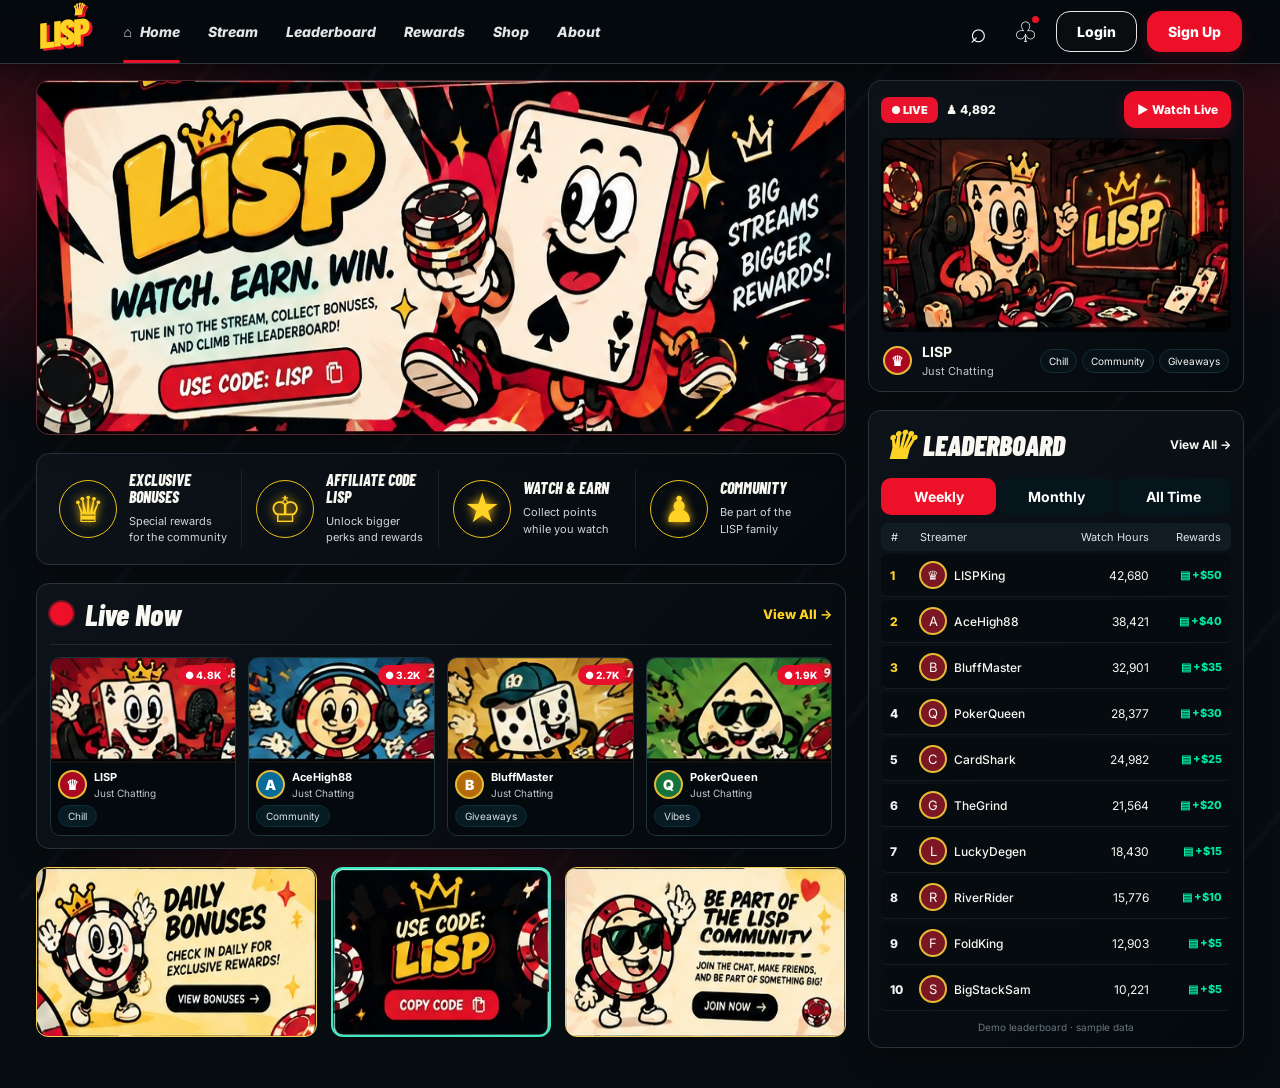
<file: LISP-website-csgowin-fixed/lisp_stream_site/index.html>
<!doctype html>
<html lang="en">
<head>
  <meta charset="utf-8">
  <meta name="viewport" content="width=device-width, initial-scale=1">
  <meta name="theme-color" content="#080d11">
  <title>LISP — Watch. Earn. Win.</title>
  <link rel="preconnect" href="https://fonts.googleapis.com">
  <link rel="preconnect" href="https://fonts.gstatic.com" crossorigin>
  <link href="https://fonts.googleapis.com/css2?family=Barlow+Condensed:wght@600;700;800;900&family=Inter:wght@400;500;600;700;800&display=swap" rel="stylesheet">
  <link rel="stylesheet" href="styles.css">
</head>
<body>
  <div class="bg-splatter" aria-hidden="true"></div>
  <header class="topbar">
    <a class="logo" href="index.html" aria-label="LISP home">LISP<span>♛</span></a>
    <button class="mobile-menu" id="mobileMenu" aria-label="Toggle menu">☰</button>
    <nav id="nav">
      <a class="nav-link active" href="index.html">⌂ <span>Home</span></a>
      <a class="nav-link" href="stream.html">Stream</a>
      <a class="nav-link" href="leaderboard.html">Leaderboard</a>
      <a class="nav-link" href="bonuses.html">Rewards</a><a class="nav-link" href="shop.html">Shop</a>
      <a class="nav-link" href="about.html">About</a>
    </nav>
    <div class="top-actions">
      <button class="icon-btn" id="searchToggle" aria-label="Search">⌕</button>
      <button class="icon-btn notification" id="notifyBtn" aria-label="Notifications">♧<i></i></button>
      <button class="btn btn-outline" data-modal="login">Login</button>
      <button class="btn btn-red" data-modal="signup">Sign Up</button>
    </div>
  </header>

  <main class="layout" id="home">
    <section class="main-column">
      <section class="hero panel">
        <div class="hero-copy">
          <div class="eyebrow">THE NEXT BIG THING IN LIVE STREAMING</div>
          <h1>LISP</h1>
          <h2>WATCH. EARN. WIN.</h2>
          <p>Tune in to the stream, collect bonuses,<br>and climb the leaderboard!</p>
          <button class="promo-code" data-copy="LISP">USE CODE: <b>LISP</b> <span>▣</span></button>
        </div>
        <div class="hero-mascot" aria-hidden="true">
          <div class="burst"></div><div class="card-mascot"><span class="suit">A<br>♠</span><div class="eyes"><i></i><i></i></div><div class="smile"></div><span class="suit bottom">♠</span></div>
          <div class="chip chip-one">♛</div><div class="chip chip-two">◉</div><div class="hero-spark">✦</div>
        </div>
        <div class="hero-side">BIG<br>STREAMS<br><b>BIGGER<br>REWARDS!</b></div>
        <button class="hero-code-hotspot" data-copy="LISP" aria-label="Copy LISP affiliate code"></button>
      </section>

      <section class="benefits panel">
        <article><div class="benefit-icon">♛</div><div><h3>EXCLUSIVE<br>BONUSES</h3><p>Special rewards<br>for the community</p></div></article>
        <article><div class="benefit-icon">♔</div><div><h3>AFFILIATE CODE<br>LISP</h3><p>Unlock bigger<br>perks and rewards</p></div></article>
        <article><div class="benefit-icon">★</div><div><h3>WATCH & EARN</h3><p>Collect points<br>while you watch</p></div></article>
        <article><div class="benefit-icon">♟</div><div><h3>COMMUNITY</h3><p>Be part of the<br>LISP family</p></div></article>
      </section>

      <section class="panel live-section" id="live">
        <div class="section-heading"><h2><span class="live-dot"></span>Live Now</h2><a href="stream.html">View All <b>→</b></a></div>
        <div class="live-grid" id="live-grid">
          <button class="stream-card" data-stream="LISP"><div class="stream-art art-red image-stream stream-lisp"><span class="art-crown">♛</span><div class="playing-card">A<span>♠</span><b>☺</b></div><span class="art-word">LISP</span></div><div class="stream-meta"><span class="avatar red-avatar">♛</span><div><b>LISP</b><small>Just Chatting</small></div><span class="viewers">● 4.8K</span></div><span class="tag">Chill</span></button>
          <button class="stream-card" data-stream="AceHigh88"><div class="stream-art art-blue image-stream stream-ace"><span class="art-crown">♫</span><div class="round-mascot">☺</div><span class="art-word">ACE</span></div><div class="stream-meta"><span class="avatar blue-avatar">A</span><div><b>AceHigh88</b><small>Just Chatting</small></div><span class="viewers">● 3.2K</span></div><span class="tag">Community</span></button>
          <button class="stream-card" data-stream="BluffMaster"><div class="stream-art art-gold image-stream stream-bluff"><div class="dice">⚄</div><span class="art-word">BLUFF</span></div><div class="stream-meta"><span class="avatar gold-avatar">B</span><div><b>BluffMaster</b><small>Just Chatting</small></div><span class="viewers">● 2.7K</span></div><span class="tag">Giveaways</span></button>
          <button class="stream-card" data-stream="PokerQueen"><div class="stream-art art-green image-stream stream-queen"><div class="round-mascot shades">♠</div><span class="art-word">QUEEN</span></div><div class="stream-meta"><span class="avatar green-avatar">Q</span><div><b>PokerQueen</b><small>Just Chatting</small></div><span class="viewers">● 1.9K</span></div><span class="tag">Vibes</span></button>
        </div>
      </section>

      <section class="promo-grid" id="bonuses">
        <article class="promo-card bonus-card"><div class="promo-symbol">♛</div><div><h2>DAILY<br>BONUSES</h2><p>Check in daily for<br>exclusive rewards!</p><button class="btn btn-dark" id="claimBonus">VIEW BONUSES <span>→</span></button><small class="claim-status" id="claimStatus"></small></div><span class="sparkle">✦</span></article>
        <article class="promo-card code-card"><div class="crown-large">♛</div><h2>USE CODE:</h2><strong>LISP</strong><button class="btn btn-red" data-copy="LISP">COPY CODE <span>▣</span></button></article>
        <article class="promo-card community-card" ><div class="promo-symbol">☺</div><div><h2>BE PART OF<br>THE LISP<br>COMMUNITY</h2><p>Join the chat, make friends,<br>and be part of something big!</p><a class="btn btn-dark" href="https://discord.gg/lispy" target="_blank" rel="noopener noreferrer">JOIN NOW <span>→</span></a></div></article>
      </section>
    </section>

    <aside class="sidebar">
      <section class="panel featured">
        <div class="featured-top"><span class="live-pill">● LIVE</span><span class="viewer-count">♟ 4,892</span><button class="btn btn-red watch-btn" data-stream="LISP">▶ Watch Live</button></div>
        <div class="featured-art"><div class="feature-glow"></div><div class="feature-card">A<span>♠</span><b>☺</b></div><div class="feature-title">LISP<span>♛</span></div><div class="feature-chip">◉</div></div>
        <div class="featured-info"><span class="avatar red-avatar">♛</span><div><b>LISP</b><small>Just Chatting</small></div><div class="tag-list"><span>Chill</span><span>Community</span><span>Giveaways</span></div></div>
      </section>

      <section class="panel leaderboard" id="leaderboard">
        <div class="leader-title"><h2><span>♛</span> LEADERBOARD</h2><a href="leaderboard.html" id="viewAllLeaders">View All →</a></div>
        <div class="leader-tabs" role="tablist" aria-label="Leaderboard period">
          <button class="active" data-period="weekly" role="tab">Weekly</button><button data-period="monthly" role="tab">Monthly</button><button data-period="all" role="tab">All Time</button>
        </div>
        <div class="leader-head"><span>#</span><span>Streamer</span><span>Watch Hours</span><span>Rewards</span></div>
        <div id="leaderRows"></div>
        <p class="leader-note">Demo leaderboard · sample data</p>
      </section>
    </aside>
  </main>

  <div class="search-drawer" id="searchDrawer"><input id="searchInput" type="search" placeholder="Search streamers..."><button id="closeSearch" aria-label="Close search">✕</button><div id="searchResults"></div></div>
  <div class="toast" id="toast" role="status" aria-live="polite"></div>
  <div class="modal-backdrop" id="modalBackdrop">
    <section class="modal" role="dialog" aria-modal="true" aria-labelledby="modalTitle"><button class="modal-close" id="modalClose" aria-label="Close">✕</button><div class="modal-logo">LISP♛</div><h2 id="modalTitle">Welcome back</h2><p id="modalIntro">Sign in to your LISP account.</p><form id="accountForm"><label>Email<input type="email" id="email" placeholder="you@example.com" required></label><label>Password<input type="password" id="password" placeholder="At least 8 characters" minlength="8" required></label><label class="terms"><input type="checkbox" id="remember"> Keep me signed in</label><button class="btn btn-red full-width" type="submit" id="formSubmit">Login</button></form><p class="modal-foot" id="modalFoot">New here? <button data-modal="signup">Create an account</button></p><small class="demo-warning">Demo only: this form does not create a real account or send your data anywhere.</small></section>
  </div>
  <script src="script.js"></script>
</body>
</html>
</file>
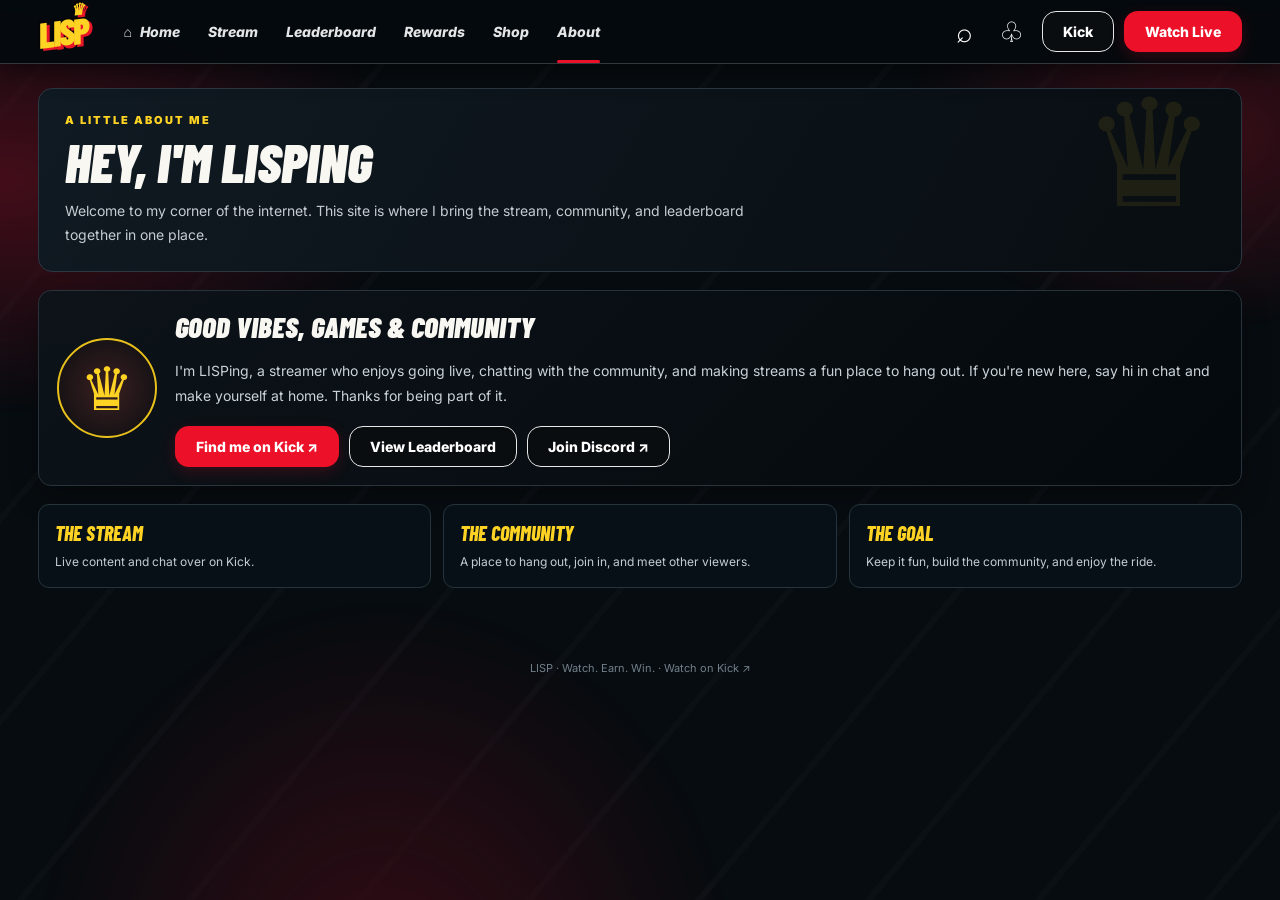
<file: LISP-website-csgowin-fixed/lisp_stream_site/about.html>
<!doctype html>
<html lang="en"><head><meta charset="utf-8"><meta name="viewport" content="width=device-width, initial-scale=1"><meta name="theme-color" content="#080d11">
<link rel="preconnect" href="https://fonts.googleapis.com"><link rel="preconnect" href="https://fonts.gstatic.com" crossorigin>
<link href="https://fonts.googleapis.com/css2?family=Barlow+Condensed:wght@600;700;800;900&family=Inter:wght@400;500;600;700;800&display=swap" rel="stylesheet"><link rel="stylesheet" href="styles.css"><title>About — LISP</title></head>
<body><div class="bg-splatter" aria-hidden="true"></div>
<header class="topbar"><a class="logo" href="index.html" aria-label="LISP home">LISP<span>♛</span></a><button class="mobile-menu" id="mobileMenu" aria-label="Toggle menu">☰</button>
<nav id="nav"><a class="nav-link" href="index.html">⌂ <span>Home</span></a><a class="nav-link " href="stream.html">Stream</a><a class="nav-link " href="leaderboard.html">Leaderboard</a><a class="nav-link " href="bonuses.html">Rewards</a><a class="nav-link" href="shop.html">Shop</a><a class="nav-link active" href="about.html">About</a></nav>
<div class="top-actions"><button class="icon-btn" id="searchToggle" aria-label="Search">⌕</button><button class="icon-btn" id="notifyBtn" aria-label="Notifications">♧</button><a class="btn btn-outline" href="https://kick.com/lisping" target="_blank" rel="noopener noreferrer">Kick</a><a class="btn btn-red" href="https://kick.com/lisping" target="_blank" rel="noopener noreferrer">Watch Live</a></div></header>
<div class="search-drawer" id="searchDrawer"><input id="searchInput" type="search" placeholder="Search streamer names..."><button id="closeSearch" aria-label="Close search">✕</button><div id="searchResults"></div></div><div class="toast" id="toast" role="status" aria-live="polite"></div>
<main class="page-wrap"><section class="page-intro"><div class="page-kicker">A LITTLE ABOUT ME</div><h1>HEY, I'M LISPING</h1><p>Welcome to my corner of the internet. This site is where I bring the stream, community, and leaderboard together in one place.</p></section>
<section class="panel page-panel about-card"><div class="about-emblem">♛</div><div><h2>GOOD VIBES, GAMES & COMMUNITY</h2><p class="about-copy">I'm LISPing, a streamer who enjoys going live, chatting with the community, and making streams a fun place to hang out. If you're new here, say hi in chat and make yourself at home. Thanks for being part of it.</p><div class="action-row"><a class="btn btn-red" href="https://kick.com/lisping" target="_blank" rel="noopener noreferrer">Find me on Kick ↗</a><a class="btn btn-outline" href="leaderboard.html">View Leaderboard</a><a class="btn btn-outline" href="https://discord.gg/lispy" target="_blank" rel="noopener noreferrer">Join Discord ↗</a></div></div></section>
<div class="info-list" style="margin-top:18px"><article class="info-tile"><b>THE STREAM</b><p>Live content and chat over on Kick.</p></article><article class="info-tile"><b>THE COMMUNITY</b><p>A place to hang out, join in, and meet other viewers.</p></article><article class="info-tile"><b>THE GOAL</b><p>Keep it fun, build the community, and enjoy the ride.</p></article></div></main><footer class="page-footer">LISP · Watch. Earn. Win. · <a href="https://kick.com/lisping" target="_blank" rel="noopener noreferrer">Watch on Kick ↗</a></footer>
<script src="page-common.js"></script></body></html>
</file>
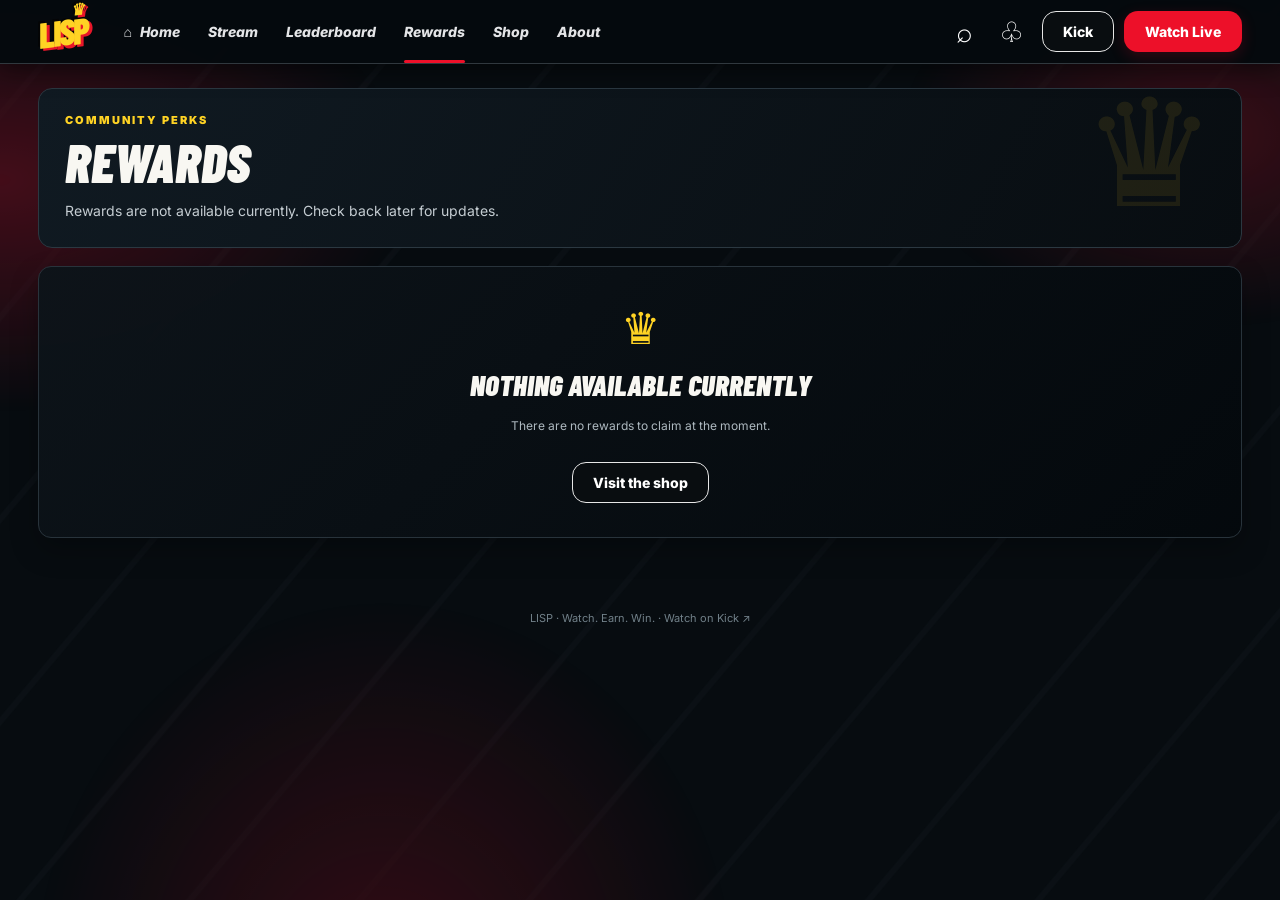
<file: LISP-website-csgowin-fixed/lisp_stream_site/bonuses.html>
<!doctype html>
<html lang="en"><head><meta charset="utf-8"><meta name="viewport" content="width=device-width, initial-scale=1"><meta name="theme-color" content="#080d11">
<link rel="preconnect" href="https://fonts.googleapis.com"><link rel="preconnect" href="https://fonts.gstatic.com" crossorigin>
<link href="https://fonts.googleapis.com/css2?family=Barlow+Condensed:wght@600;700;800;900&family=Inter:wght@400;500;600;700;800&display=swap" rel="stylesheet"><link rel="stylesheet" href="styles.css"><title>Bonuses — LISP</title></head>
<body><div class="bg-splatter" aria-hidden="true"></div>
<header class="topbar"><a class="logo" href="index.html" aria-label="LISP home">LISP<span>♛</span></a><button class="mobile-menu" id="mobileMenu" aria-label="Toggle menu">☰</button>
<nav id="nav"><a class="nav-link" href="index.html">⌂ <span>Home</span></a><a class="nav-link " href="stream.html">Stream</a><a class="nav-link " href="leaderboard.html">Leaderboard</a><a class="nav-link active" href="bonuses.html">Rewards</a><a class="nav-link" href="shop.html">Shop</a><a class="nav-link " href="about.html">About</a></nav>
<div class="top-actions"><button class="icon-btn" id="searchToggle" aria-label="Search">⌕</button><button class="icon-btn" id="notifyBtn" aria-label="Notifications">♧</button><a class="btn btn-outline" href="https://kick.com/lisping" target="_blank" rel="noopener noreferrer">Kick</a><a class="btn btn-red" href="https://kick.com/lisping" target="_blank" rel="noopener noreferrer">Watch Live</a></div></header>
<div class="search-drawer" id="searchDrawer"><input id="searchInput" type="search" placeholder="Search streamer names..."><button id="closeSearch" aria-label="Close search">✕</button><div id="searchResults"></div></div><div class="toast" id="toast" role="status" aria-live="polite"></div>
<main class="page-wrap">
<section class="page-intro"><div class="page-kicker">COMMUNITY PERKS</div><h1>REWARDS</h1><p>Rewards are not available currently. Check back later for updates.</p></section>
<section class="panel page-panel" style="margin-top:18px;text-align:center;padding:34px 24px"><div style="font-size:44px;color:var(--gold);margin-bottom:12px">♛</div><h2>NOTHING AVAILABLE CURRENTLY</h2><p class="api-help">There are no rewards to claim at the moment.</p><a class="btn btn-outline" href="shop.html" style="margin-top:14px">Visit the shop</a></section>
</main>
<script>
(()=>{const key='lispBonusState';const read=()=>{try{return JSON.parse(localStorage.getItem(key)||'{}')}catch{return {}}};const state=read();const day=new Date().toDateString();const paint=()=>{const s=read();document.querySelector('#demoPoints').textContent=(s.points||0)+' points';document.querySelector('#checkinStatus').textContent=s.day===day?'Already checked in today ✓':'Today’s check-in is ready.';document.querySelector('#dailyCheckin').disabled=s.day===day;document.querySelector('#dailyCheckin').style.opacity=s.day===day?'.6':'1';};document.querySelector('#dailyCheckin').addEventListener('click',()=>{const s=read();if(s.day===day){toast('You already checked in today.');return;}s.day=day;s.points=(s.points||0)+100;localStorage.setItem(key,JSON.stringify(s));paint();toast('Demo check-in complete: +100 points!');});document.querySelector('#resetDemo').addEventListener('click',()=>{localStorage.removeItem(key);paint();toast('Demo points reset.');});paint();})();
</script><footer class="page-footer">LISP · Watch. Earn. Win. · <a href="https://kick.com/lisping" target="_blank" rel="noopener noreferrer">Watch on Kick ↗</a></footer>
<script src="page-common.js"></script></body></html>
</file>
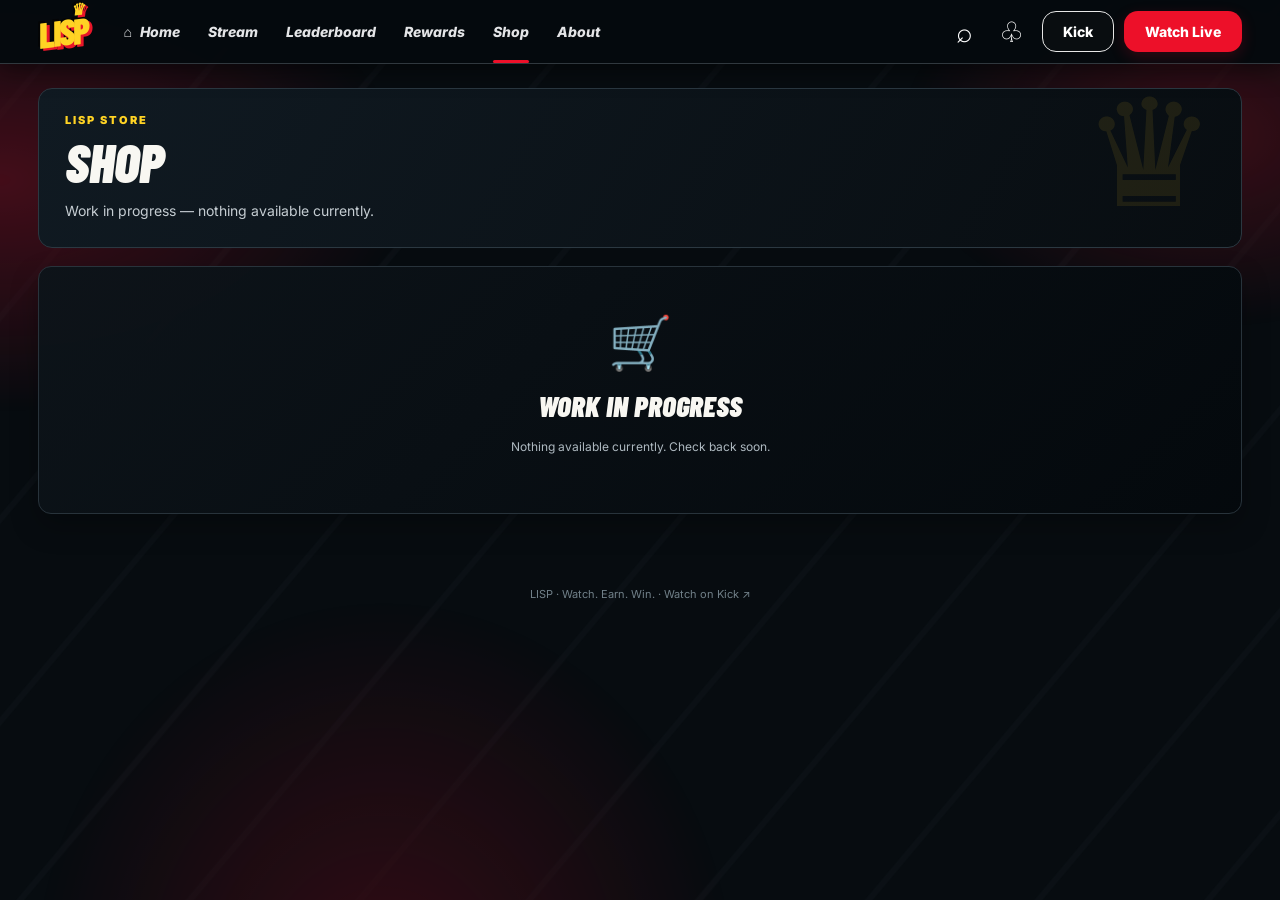
<file: LISP-website-csgowin-fixed/lisp_stream_site/shop.html>
<!doctype html>
<html lang="en"><head><meta charset="utf-8"><meta name="viewport" content="width=device-width, initial-scale=1"><meta name="theme-color" content="#080d11">
<link rel="preconnect" href="https://fonts.googleapis.com"><link rel="preconnect" href="https://fonts.gstatic.com" crossorigin>
<link href="https://fonts.googleapis.com/css2?family=Barlow+Condensed:wght@600;700;800;900&family=Inter:wght@400;500;600;700;800&display=swap" rel="stylesheet"><link rel="stylesheet" href="styles.css"><title>Shop — LISP</title></head>
<body><div class="bg-splatter" aria-hidden="true"></div>
<header class="topbar"><a class="logo" href="index.html" aria-label="LISP home">LISP<span>♛</span></a><button class="mobile-menu" id="mobileMenu" aria-label="Toggle menu">☰</button>
<nav id="nav"><a class="nav-link" href="index.html">⌂ <span>Home</span></a><a class="nav-link" href="stream.html">Stream</a><a class="nav-link" href="leaderboard.html">Leaderboard</a><a class="nav-link" href="bonuses.html">Rewards</a><a class="nav-link active" href="shop.html">Shop</a><a class="nav-link" href="about.html">About</a></nav>
<div class="top-actions"><button class="icon-btn" id="searchToggle" aria-label="Search">⌕</button><button class="icon-btn" id="notifyBtn" aria-label="Notifications">♧</button><a class="btn btn-outline" href="https://kick.com/lisping" target="_blank" rel="noopener noreferrer">Kick</a><a class="btn btn-red" href="https://kick.com/lisping" target="_blank" rel="noopener noreferrer">Watch Live</a></div></header>
<div class="search-drawer" id="searchDrawer"><input id="searchInput" type="search" placeholder="Search streamer names..."><button id="closeSearch" aria-label="Close search">✕</button><div id="searchResults"></div></div><div class="toast" id="toast" role="status" aria-live="polite"></div>
<main class="page-wrap"><section class="page-intro"><div class="page-kicker">LISP STORE</div><h1>SHOP</h1><p>Work in progress — nothing available currently.</p></section>
<section class="panel page-panel" style="margin-top:18px;text-align:center;padding:44px 24px"><div style="font-size:52px;color:var(--gold);margin-bottom:14px">🛒</div><h2>WORK IN PROGRESS</h2><p class="api-help">Nothing available currently. Check back soon.</p></section></main>
<footer class="page-footer">LISP · Watch. Earn. Win. · <a href="https://kick.com/lisping" target="_blank" rel="noopener noreferrer">Watch on Kick ↗</a></footer>
<script src="page-common.js"></script></body></html>
</file>
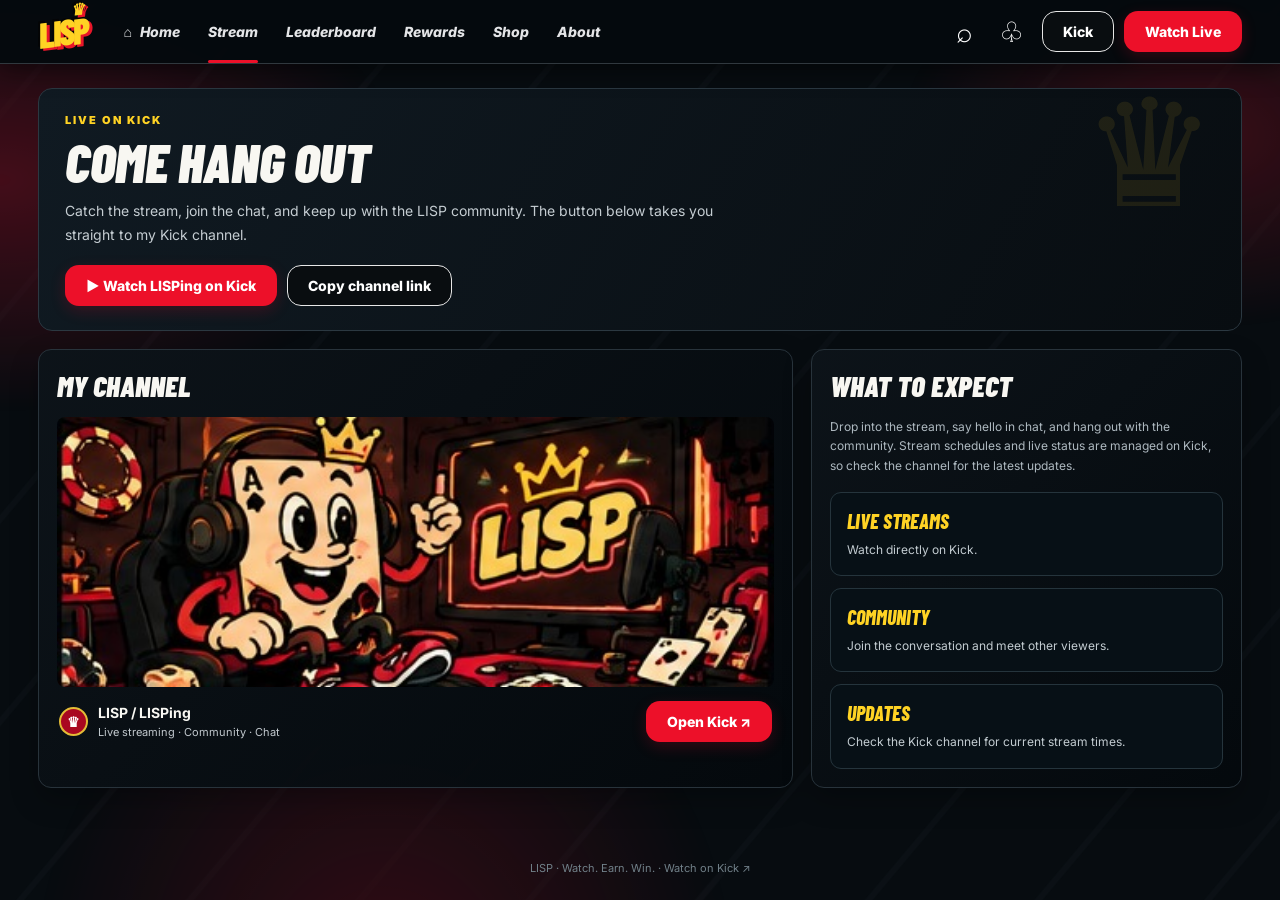
<file: LISP-website-csgowin-fixed/lisp_stream_site/stream.html>
<!doctype html>
<html lang="en"><head><meta charset="utf-8"><meta name="viewport" content="width=device-width, initial-scale=1"><meta name="theme-color" content="#080d11">
<link rel="preconnect" href="https://fonts.googleapis.com"><link rel="preconnect" href="https://fonts.gstatic.com" crossorigin>
<link href="https://fonts.googleapis.com/css2?family=Barlow+Condensed:wght@600;700;800;900&family=Inter:wght@400;500;600;700;800&display=swap" rel="stylesheet"><link rel="stylesheet" href="styles.css"><title>Stream — LISP</title></head>
<body><div class="bg-splatter" aria-hidden="true"></div>
<header class="topbar"><a class="logo" href="index.html" aria-label="LISP home">LISP<span>♛</span></a><button class="mobile-menu" id="mobileMenu" aria-label="Toggle menu">☰</button>
<nav id="nav"><a class="nav-link" href="index.html">⌂ <span>Home</span></a><a class="nav-link active" href="stream.html">Stream</a><a class="nav-link " href="leaderboard.html">Leaderboard</a><a class="nav-link " href="bonuses.html">Rewards</a><a class="nav-link" href="shop.html">Shop</a><a class="nav-link " href="about.html">About</a></nav>
<div class="top-actions"><button class="icon-btn" id="searchToggle" aria-label="Search">⌕</button><button class="icon-btn" id="notifyBtn" aria-label="Notifications">♧</button><a class="btn btn-outline" href="https://kick.com/lisping" target="_blank" rel="noopener noreferrer">Kick</a><a class="btn btn-red" href="https://kick.com/lisping" target="_blank" rel="noopener noreferrer">Watch Live</a></div></header>
<div class="search-drawer" id="searchDrawer"><input id="searchInput" type="search" placeholder="Search streamer names..."><button id="closeSearch" aria-label="Close search">✕</button><div id="searchResults"></div></div><div class="toast" id="toast" role="status" aria-live="polite"></div>
<main class="page-wrap">
<section class="page-intro"><div class="page-kicker">LIVE ON KICK</div><h1>COME HANG OUT</h1><p>Catch the stream, join the chat, and keep up with the LISP community. The button below takes you straight to my Kick channel.</p><div class="action-row"><a class="btn btn-red" href="https://kick.com/lisping" target="_blank" rel="noopener noreferrer">▶ Watch LISPing on Kick</a><button class="btn btn-outline" id="copyKick">Copy channel link</button></div></section>
<div class="page-content-grid"><section class="panel page-panel"><h2>MY CHANNEL</h2><div class="featured-art" style="height:270px;background-image:url('assets/featured-reference.jpg');background-size:cover;background-position:center"><div class="feature-glow"></div></div><div class="featured-info" style="padding-top:14px"><span class="avatar red-avatar">♛</span><div><b>LISP / LISPing</b><small>Live streaming · Community · Chat</small></div><a class="btn btn-red" style="margin-left:auto" href="https://kick.com/lisping" target="_blank" rel="noopener noreferrer">Open Kick ↗</a></div></section>
<aside class="panel page-panel"><h2>WHAT TO EXPECT</h2><p class="api-help">Drop into the stream, say hello in chat, and hang out with the community. Stream schedules and live status are managed on Kick, so check the channel for the latest updates.</p><div class="info-list" style="grid-template-columns:1fr;margin-top:16px"><div class="info-tile"><b>LIVE STREAMS</b><p>Watch directly on Kick.</p></div><div class="info-tile"><b>COMMUNITY</b><p>Join the conversation and meet other viewers.</p></div><div class="info-tile"><b>UPDATES</b><p>Check the Kick channel for current stream times.</p></div></div></aside></div></main><footer class="page-footer">LISP · Watch. Earn. Win. · <a href="https://kick.com/lisping" target="_blank" rel="noopener noreferrer">Watch on Kick ↗</a></footer>
<script src="page-common.js"></script></body></html>
</file>
<file: LISP-website-csgowin-fixed/lisp_stream_site/styles.css>
*{box-sizing:border-box} :root{--bg:#070c10;--panel:#0b1218;--line:#27323a;--red:#ed1029;--gold:#ffd324;--muted:#a8b2ba;--green:#00e7a1}html{scroll-behavior:smooth}body{margin:0;background:var(--bg);color:#f8f7f2;font-family:Inter,Arial,sans-serif;font-size:14px;min-height:100vh;overflow-x:hidden}button,a,input{font:inherit}button{cursor:pointer}a{color:inherit;text-decoration:none}.bg-splatter{position:fixed;inset:0;z-index:-1;opacity:.26;pointer-events:none;background:radial-gradient(ellipse at 0% 20%,#ef1235 0,transparent 23%),radial-gradient(ellipse at 94% 15%,#c9142d 0,transparent 18%),radial-gradient(ellipse at 30% 110%,#b50e24 0,transparent 28%),repeating-linear-gradient(130deg,transparent 0 70px,#1a2228 72px 76px,transparent 78px 130px)}.topbar{height:64px;position:sticky;top:0;z-index:10;background:rgba(5,10,14,.96);border-bottom:1px solid #30383e;display:flex;align-items:center;padding:0 clamp(18px,3vw,48px);gap:36px;box-shadow:0 5px 24px #0008}.logo{font:900 36px "Barlow Condensed",sans-serif;font-style:italic;letter-spacing:-2px;color:var(--gold);text-shadow:3px 3px 0 #e91629,-2px -2px 0 #050505;transform:rotate(-7deg);position:relative}.logo span{font-size:16px;position:absolute;top:-9px;right:2px;color:var(--gold)}nav{display:flex;align-items:stretch;gap:28px;height:100%;flex:1}nav a{display:flex;align-items:center;gap:8px;font-weight:800;font-style:italic;position:relative;color:#e4e5e7}nav a.active:after,nav a:hover:after{content:"";position:absolute;bottom:0;left:0;right:0;height:3px;background:var(--red);border-radius:4px}.top-actions{display:flex;align-items:center;gap:10px}.icon-btn{border:0;background:none;color:#fff;font-size:28px;padding:5px 8px;position:relative}.notification i{position:absolute;width:7px;height:7px;border-radius:50%;background:var(--red);top:6px;right:7px}.btn{border:1px solid transparent;border-radius:14px;padding:11px 20px;font-weight:800;color:white;white-space:nowrap;transition:.2s;display:inline-flex;align-items:center;justify-content:center;gap:8px}.btn:hover,.promo-code:hover{transform:translateY(-2px);filter:brightness(1.12)}.btn-outline{border-color:#e7e7e7;background:#090d10}.btn-red{background:var(--red);box-shadow:0 5px 15px #e20b2733}.btn-dark{background:#05090b;border-radius:30px;padding:9px 15px;font-size:11px}.mobile-menu{display:none;background:none;color:white;border:0;font-size:24px}.layout{max-width:1600px;margin:auto;padding:16px clamp(16px,2.8vw,44px) 40px;display:grid;grid-template-columns:minmax(0,2.05fr) minmax(350px,.95fr);gap:22px}.main-column,.sidebar{min-width:0;display:flex;flex-direction:column;gap:18px}.panel{background:linear-gradient(135deg,rgba(13,20,26,.96),rgba(4,9,13,.97));border:1px solid #28333b;border-radius:13px;box-shadow:0 12px 28px #0004;overflow:hidden}.hero{height:355px;position:relative;display:flex;align-items:center;padding:30px 34px;background:radial-gradient(ellipse at 60% 50%,#ed123b 0,transparent 40%),linear-gradient(120deg,#fff0d6 0 46%,#13131a 46% 100%);border-color:#8a2632}.hero:before{content:"";position:absolute;inset:0;background:repeating-conic-gradient(from 30deg at 67% 50%,#fa1741 0 8deg,#090b10 9deg 19deg,transparent 20deg 32deg);opacity:.9;clip-path:polygon(46% 0,100% 0,100% 100%,44% 100%)}.hero-copy{position:relative;z-index:2;color:#071015;max-width:52%;transform:rotate(-1deg)}.eyebrow{font-size:10px;font-weight:900;letter-spacing:1.5px;color:#a20d20}.hero h1{font:900 clamp(68px,8vw,126px)/.8 "Barlow Condensed",sans-serif;font-style:italic;letter-spacing:-7px;color:#ffca19;-webkit-text-stroke:3px #08090b;text-shadow:5px 6px 0 #0a0a0a,8px 9px 0 #e91830;margin:16px 0 8px}.hero h2{font:900 clamp(22px,2.5vw,38px)/1 "Barlow Condensed",sans-serif;font-style:italic;margin:12px 0 8px;white-space:nowrap}.hero p{font-size:12px;font-weight:800;line-height:1.55;text-transform:uppercase;margin:10px 0 15px}.promo-code{background:#e8102b;border:3px solid #090d0e;border-radius:28px;color:white;font:italic 900 18px "Barlow Condensed",sans-serif;padding:10px 23px;box-shadow:0 3px 0 #fff;transition:.2s}.promo-code b{color:#fff}.promo-code span{margin-left:10px}.hero-mascot{position:absolute;z-index:1;left:47%;top:10%;width:30%;height:85%;display:flex;align-items:center;justify-content:center;transform:rotate(8deg)}.card-mascot{width:68%;height:82%;background:#fff0d9;border:7px solid #090b0c;border-radius:25px;box-shadow:8px 9px 0 #ed1735;position:relative;color:#05090b;transform:rotate(5deg)}.suit{position:absolute;top:7px;left:10px;font:bold 27px Georgia;line-height:.9}.suit.bottom{top:auto;left:auto;right:9px;bottom:7px;transform:rotate(180deg)}.eyes{position:absolute;top:30%;left:22%;width:58%;display:flex;justify-content:space-between}.eyes i{width:35px;height:54px;background:#fff;border:5px solid #08090b;border-radius:50%;position:relative}.eyes i:after{content:"";position:absolute;width:10px;height:19px;background:#05090b;border-radius:50%;top:12px;left:10px}.smile{position:absolute;bottom:21%;left:28%;width:45%;height:25%;border:6px solid #05090b;border-top:0;background:#f21636;border-radius:0 0 50% 50%;transform:rotate(-5deg)}.chip{position:absolute;border:5px dashed #f9e7ca;background:#e31932;color:#fff;border-radius:50%;font-size:35px;text-align:center;display:grid;place-items:center;width:70px;height:70px;box-shadow:0 0 0 5px #080b0d}.chip-one{top:5%;right:-4%;transform:rotate(-10deg)}.chip-two{bottom:6%;left:-3%}.hero-spark{position:absolute;top:10%;left:0;color:var(--gold);font-size:46px}.hero-side{z-index:2;position:absolute;right:3%;top:30%;font:900 italic 25px/1.1 "Barlow Condensed",sans-serif;transform:rotate(-7deg);text-shadow:2px 3px #000;color:white}.hero-side b{color:#fff}.benefits{display:grid;grid-template-columns:repeat(4,1fr);padding:16px 12px;gap:4px}.benefits article{display:flex;align-items:center;gap:12px;padding:2px 10px;border-right:1px solid #17232b}.benefits article:last-child{border:0}.benefit-icon{flex:0 0 58px;height:58px;border:1px solid #eabf17;border-radius:50%;display:grid;place-items:center;color:var(--gold);font-size:36px;text-shadow:0 0 10px #ffbf16}.benefits h3{font:800 italic 16px/1.05 "Barlow Condensed",sans-serif;margin:0 0 7px}.benefits p{font-size:11px;line-height:1.5;color:#d0d5d8;margin:0}.live-section{padding:0 13px 12px}.section-heading{display:flex;align-items:center;justify-content:space-between;padding:12px 0;border-bottom:1px solid #1e2a32;margin-bottom:12px}.section-heading h2{font:800 italic 30px "Barlow Condensed",sans-serif;margin:0;display:flex;align-items:center;gap:12px}.live-dot{display:inline-block;width:23px;height:23px;border-radius:50%;background:var(--red);box-shadow:0 0 0 2px #6b1522}.section-heading a{font-weight:800;color:var(--gold);font-size:13px}.live-grid{display:grid;grid-template-columns:repeat(4,minmax(0,1fr));gap:12px}.stream-card{min-width:0;text-align:left;color:white;padding:0 0 8px;border:1px solid #1f333b;background:#03090d;border-radius:10px;overflow:hidden;position:relative;transition:.2s}.stream-card:hover{transform:translateY(-3px);border-color:#e31a34}.stream-art{height:105px;position:relative;overflow:hidden;display:grid;place-items:center;border-bottom:2px solid #111}.stream-art:before{content:"";position:absolute;inset:-40%;background:repeating-conic-gradient(from 20deg,transparent 0 14deg,#0006 15deg 19deg,transparent 20deg 32deg)}.art-red{background:linear-gradient(130deg,#f11b39,#7b081b)}.art-blue{background:linear-gradient(130deg,#0788b7,#063a68)}.art-gold{background:linear-gradient(130deg,#ffc12b,#a65a12)}.art-green{background:linear-gradient(130deg,#62b934,#075d35)}.art-crown,.art-word{position:absolute;color:#ffdb28;font:900 italic 23px "Barlow Condensed",sans-serif;text-shadow:2px 3px #09090a;z-index:1}.art-crown{top:2px;left:40%;font-size:30px}.art-word{right:8px;bottom:6px;opacity:.9}.playing-card{position:relative;z-index:1;background:#fff0d9;color:#09090a;border:4px solid #08090a;border-radius:10px;width:62px;height:85px;transform:rotate(-7deg);font:bold 18px Georgia;padding:3px}.playing-card span{display:block}.playing-card b{position:absolute;font:900 42px Arial;right:6px;bottom:4px}.round-mascot{position:relative;z-index:1;border:6px solid #111;background:#ffe4a9;border-radius:50%;width:76px;height:76px;display:grid;place-items:center;font-size:55px;color:#111;box-shadow:0 0 0 4px #eee}.dice{z-index:1;font-size:68px;color:#111;text-shadow:3px 3px #fff}.shades{background:#e4efbb}.stream-meta{display:flex;align-items:center;gap:7px;padding:7px 7px 3px;min-width:0}.stream-meta>div{min-width:0;display:flex;flex-direction:column;gap:3px}.stream-meta b{font-size:11px;white-space:nowrap;overflow:hidden;text-overflow:ellipsis}.stream-meta small{font-size:10px;color:#c0c9ce}.avatar{flex:0 0 29px;height:29px;border-radius:50%;border:2px solid #e3bc37;display:grid;place-items:center;font-weight:900;color:white}.red-avatar{background:#a90820}.blue-avatar{background:#086c99}.gold-avatar{background:#b46a09}.green-avatar{background:#16733c}.viewers{position:absolute;right:7px;top:7px;background:#e5102c;border-radius:20px;padding:4px 7px;font-size:10px;font-weight:800}.tag{display:inline-block;margin:3px 7px 0;padding:4px 9px;border-radius:12px;background:#061b24;border:1px solid #102d37;color:#d8e1e5;font-size:10px}.promo-grid{display:grid;grid-template-columns:1.15fr .9fr 1.15fr;gap:14px}.promo-card{min-height:170px;border-radius:12px;position:relative;overflow:hidden;display:flex;align-items:center;gap:10px;padding:15px;color:#070b0c}.bonus-card,.community-card{background:linear-gradient(120deg,#fff0d4,#ffd45a);border:1px solid #f7ce5a}.promo-symbol{flex:0 0 38%;height:100px;border-radius:50%;display:grid;place-items:center;font-size:75px;color:#fff5ce;text-shadow:3px 3px #070a0c,-2px -2px #070a0c}.promo-card h2{font:900 italic 26px/.88 "Barlow Condensed",sans-serif;margin:0 0 9px}.promo-card p{font-size:10px;font-weight:800;text-transform:uppercase;line-height:1.35;margin:0 0 10px}.sparkle{position:absolute;right:9px;top:8px;color:#e71b30;font-size:30px}.code-card{background:radial-gradient(circle at 50% 50%,#15212b,#060a0e);border:2px solid #3ce9c0;display:flex;flex-direction:column;justify-content:center;gap:3px;color:#ffe6a7;text-align:center}.crown-large{font-size:48px;color:var(--gold);line-height:1}.code-card h2{margin:0;font-size:23px}.code-card strong{font:900 italic 48px "Barlow Condensed",sans-serif;color:var(--gold);-webkit-text-stroke:1px #ed142d;text-shadow:3px 3px #000}.code-card .btn{font-size:11px;padding:8px 16px}.community-card .promo-symbol{background:#e9b93c;color:#fff0cd;text-shadow:2px 3px #05090b}.community-card h2{font-size:23px}.featured{padding:10px 12px 13px}.featured-top{display:flex;align-items:center;gap:8px;margin-bottom:10px}.live-pill{background:#e8122d;padding:6px 10px;border-radius:8px;font-size:11px;font-weight:900}.viewer-count{font-weight:800;font-size:12px}.watch-btn{margin-left:auto;padding:10px 12px;border-radius:12px;font-size:12px}.featured-art{height:194px;position:relative;overflow:hidden;border-radius:8px;background:radial-gradient(circle at 40% 60%,#aa1b23,#351016 42%,#090d11 75%);display:flex;align-items:center;justify-content:center}.featured-art:before{content:"";position:absolute;inset:0;background:repeating-conic-gradient(from 20deg at 50% 50%,#e21932 0 6deg,#100e12 7deg 18deg,transparent 19deg 30deg);opacity:.55}.feature-card{position:absolute;left:18%;top:15%;height:75%;width:29%;background:#ffe8c5;border:5px solid #08090a;border-radius:14px;color:#111;padding:5px;font:bold 22px Georgia;transform:rotate(-8deg);z-index:1;box-shadow:5px 6px #d9182f}.feature-card span{display:block}.feature-card b{position:absolute;right:6px;bottom:8px;font:900 48px Arial}.feature-title{position:relative;z-index:2;font:900 italic 55px "Barlow Condensed",sans-serif;color:var(--gold);-webkit-text-stroke:2px #050607;text-shadow:4px 5px #e91832;transform:rotate(-8deg);margin-left:28%}.feature-title span{font-size:20px;position:absolute;top:-20px;right:0}.feature-chip{position:absolute;bottom:9px;right:10%;border:5px dashed #eee;background:#d8162d;border-radius:50%;width:56px;height:56px;display:grid;place-items:center;font-size:28px;z-index:2}.featured-info{display:flex;align-items:center;gap:10px;padding:11px 2px 0}.featured-info>div:not(.tag-list){display:flex;flex-direction:column;gap:4px}.featured-info b{font-size:14px}.featured-info small{font-size:11px;color:#c2c9ce}.tag-list{margin-left:auto;display:flex;gap:5px;flex-wrap:wrap;justify-content:flex-end}.tag-list span{font-size:10px;border:1px solid #162e37;border-radius:14px;padding:5px 8px;background:#061118}.leaderboard{padding:10px 12px 14px}.leader-title{display:flex;align-items:center;justify-content:space-between;margin-bottom:10px}.leader-title h2{font:900 italic 28px "Barlow Condensed",sans-serif;margin:0;display:flex;align-items:center;gap:8px}.leader-title h2 span{color:var(--gold);font-size:38px}.leader-title a{font-size:12px;font-weight:700}.leader-tabs{display:grid;grid-template-columns:repeat(3,1fr);gap:3px;margin-bottom:8px}.leader-tabs button{border:0;background:#06141c;color:#fff;padding:10px 4px;font-weight:700;border-radius:10px}.leader-tabs button.active{background:#ed1029}.leader-head,.leader-row{display:grid;grid-template-columns:25px minmax(95px,1.4fr) minmax(76px,.9fr) minmax(62px,.7fr);align-items:center;gap:4px}.leader-head{padding:7px 10px;background:#101b22;border-radius:7px;font-size:11px;color:#dce3e7}.leader-head span:nth-child(n+3){text-align:right}.leader-row{padding:7px 9px;background:#050b0f;border-bottom:1px solid #111d24;border-radius:6px;margin-top:3px;font-size:12px}.leader-row .rank{font-weight:800;color:#f4f4f4}.leader-row:nth-child(-n+3) .rank{color:var(--gold)}.streamer-cell{display:flex;align-items:center;gap:7px;min-width:0}.streamer-cell b{white-space:nowrap;overflow:hidden;text-overflow:ellipsis;font-weight:500}.mini-avatar{width:28px;height:28px;flex:0 0 28px;border:2px solid #e6bc34;border-radius:50%;display:grid;place-items:center;background:#7b1725;font-size:13px}.hours{text-align:right;white-space:nowrap}.reward{text-align:right;color:var(--green);font-weight:800;white-space:nowrap;font-size:11px}.leader-note{text-align:center;color:#687780;font-size:10px;margin:10px 0 0}.search-drawer{position:fixed;top:74px;right:24px;z-index:30;background:#0b141a;border:1px solid #34434c;border-radius:12px;padding:14px;width:min(380px,calc(100vw - 30px));box-shadow:0 15px 45px #000b;display:none}.search-drawer.open{display:block}.search-drawer input{width:calc(100% - 36px);padding:12px;border-radius:8px;border:1px solid #36444c;background:#05090c;color:white}.search-drawer>button{background:none;border:0;color:white;font-size:18px;float:right;padding:8px}.search-result{padding:10px;border-bottom:1px solid #243039;cursor:pointer}.search-result:hover{background:#16242c}.toast{position:fixed;bottom:24px;left:50%;transform:translate(-50%,20px);background:#f5f0df;color:#101316;padding:12px 18px;border-radius:10px;font-weight:800;z-index:50;opacity:0;pointer-events:none;transition:.25s;box-shadow:0 8px 30px #0008}.toast.show{opacity:1;transform:translate(-50%,0)}.modal-backdrop{position:fixed;inset:0;z-index:40;background:#000b;display:none;align-items:center;justify-content:center;padding:20px}.modal-backdrop.open{display:flex}.modal{width:min(420px,100%);background:#0b141a;border:1px solid #34434c;border-radius:18px;padding:28px;position:relative;box-shadow:0 20px 70px #000b}.modal-close{position:absolute;right:14px;top:12px;border:0;background:none;color:#fff;font-size:20px}.modal-logo{font:900 italic 34px "Barlow Condensed",sans-serif;color:var(--gold);text-shadow:2px 2px #e81531}.modal h2{font:900 30px "Barlow Condensed",sans-serif;margin:8px 0}.modal p{color:#b5c0c7;font-size:13px}.modal form{display:flex;flex-direction:column;gap:14px;margin-top:20px}.modal label{font-size:12px;font-weight:700;display:flex;flex-direction:column;gap:7px}.modal label input:not([type=checkbox]){width:100%;background:#05090c;border:1px solid #34434c;border-radius:9px;padding:12px;color:#fff;outline:none}.modal label input:focus{border-color:#f11832}.modal .terms{flex-direction:row;align-items:center;font-weight:500}.full-width{width:100%}.modal-foot{text-align:center;margin:18px 0 10px}.modal-foot button{border:0;background:none;color:var(--gold);font-weight:800}.demo-warning{display:block;color:#77848b;line-height:1.4;font-size:10px;text-align:center}.empty-state{color:#b7c2c8;padding:15px;font-size:12px}
@media(max-width:1100px){.layout{grid-template-columns:minmax(0,1.5fr) minmax(310px,1fr);gap:14px;padding:14px}.hero{height:320px;padding:22px}.hero-side{font-size:20px;right:2%}.benefits{grid-template-columns:repeat(2,1fr)}.benefits article:nth-child(2){border-right:0}.benefits article{padding:8px}.live-grid{grid-template-columns:repeat(2,minmax(0,1fr))}.stream-art{height:125px}.promo-grid{grid-template-columns:1fr 1fr}.community-card{grid-column:1/-1}.featured-art{height:160px}.tag-list{display:none}.leader-title h2{font-size:23px}.leader-head,.leader-row{grid-template-columns:20px minmax(80px,1.3fr) minmax(60px,.8fr) minmax(50px,.7fr);font-size:10px}.mini-avatar{width:23px;height:23px;flex-basis:23px}}
@media(max-width:760px){.topbar{height:60px;padding:0 15px;gap:15px}.logo{font-size:32px}.mobile-menu{display:block;margin-left:auto}.topbar nav{display:none;position:absolute;top:60px;left:0;right:0;height:auto;background:#070c10;border-bottom:1px solid #30383e;padding:10px 18px;flex-direction:column;gap:0}.topbar nav.open{display:flex}.topbar nav a{padding:12px 0}.topbar nav a:after{display:none}.top-actions{gap:4px}.top-actions .btn{padding:9px 11px;font-size:11px}.icon-btn{font-size:22px;padding:4px}.layout{display:flex;flex-direction:column;padding:12px;gap:14px}.main-column{display:contents}.hero{order:0;height:300px;padding:18px}.benefits{order:1}.live-section{order:2}.promo-grid{order:3}.sidebar{display:contents}.featured{order:4}.leaderboard{order:5}.hero-copy{max-width:66%}.hero h1{font-size:75px;letter-spacing:-5px}.hero h2{font-size:24px;white-space:normal}.hero p{font-size:10px}.hero-mascot{left:54%;width:31%;top:13%;height:70%}.card-mascot{width:80%;height:75%;border-width:4px}.eyes i{width:23px;height:36px;border-width:3px}.eyes i:after{width:7px;height:13px;top:8px;left:6px}.smile{border-width:4px}.chip{width:45px;height:45px;font-size:23px;border-width:3px;box-shadow:0 0 0 3px #080b0d}.hero-side{font-size:15px;top:72%;right:5%}.eyebrow{font-size:8px}.promo-code{font-size:15px;padding:8px 13px}.benefits{grid-template-columns:repeat(2,1fr)}.benefit-icon{flex-basis:45px;height:45px;font-size:28px}.benefits h3{font-size:14px}.benefits p{font-size:10px}.live-grid{gap:8px}.stream-art{height:100px}.stream-meta{gap:5px}.stream-meta b{font-size:10px}.stream-meta small{font-size:9px}.avatar{flex-basis:25px;height:25px}.promo-grid{grid-template-columns:1fr 1fr;gap:9px}.promo-card{min-height:155px;padding:10px}.promo-card h2{font-size:22px}.promo-card p{font-size:9px}.promo-symbol{font-size:55px;flex-basis:30%}.code-card strong{font-size:39px}.community-card{grid-column:1/-1}.featured-art{height:185px}.tag-list{display:flex}.leader-head,.leader-row{grid-template-columns:25px minmax(100px,1.4fr) minmax(75px,.9fr) minmax(65px,.7fr);font-size:11px}.mini-avatar{width:28px;height:28px;flex-basis:28px}}
@media(max-width:420px){.top-actions .btn-outline{display:none}.topbar{gap:8px}.hero{height:270px}.hero-copy{max-width:70%}.hero h1{font-size:64px}.hero h2{font-size:21px}.hero-side{font-size:12px}.hero-mascot{left:58%;width:27%}.chip{width:36px;height:36px}.benefits article{gap:7px;padding:5px}.benefit-icon{flex-basis:38px;height:38px;font-size:23px}.benefits h3{font-size:12px}.benefits p{font-size:9px}.live-grid{grid-template-columns:repeat(2,minmax(0,1fr))}.promo-grid{grid-template-columns:1fr}.community-card{grid-column:auto}.promo-card{min-height:140px}.code-card{min-height:160px}.featured-info{gap:7px}.tag-list{gap:3px}.tag-list span{font-size:9px;padding:4px 6px}.leader-title h2{font-size:22px}.leader-title h2 span{font-size:30px}.leader-head,.leader-row{grid-template-columns:20px minmax(88px,1.2fr) minmax(65px,.8fr) minmax(54px,.65fr);gap:3px;padding-left:6px;padding-right:6px}.streamer-cell{gap:4px}.mini-avatar{width:22px;height:22px;flex-basis:22px;font-size:10px}.leader-row{font-size:10px}.reward{font-size:10px}.leader-tabs button{font-size:11px}}

/* Reference-image fidelity pass */
.hero{background-image:url("assets/hero-reference.jpg");background-size:100% 100%;background-position:center;border-color:#5e2730}
.hero:before{display:none}
.hero-copy,.hero-mascot,.hero-side{visibility:hidden}
.hero-code-hotspot{position:absolute;z-index:5;left:14.5%;bottom:6%;width:26%;height:19%;border:0;border-radius:30px;background:transparent;cursor:pointer}
.hero-code-hotspot:hover{outline:2px solid #fff8;background:#ffffff12}
.image-stream{background-size:cover;background-position:center}
.image-stream:before{display:none}
.image-stream .art-crown,.image-stream .art-word,.image-stream .playing-card,.image-stream .round-mascot,.image-stream .dice{display:none}
.stream-lisp{background-image:url("assets/stream-lisp.jpg")}
.stream-ace{background-image:url("assets/stream-ace.jpg")}
.stream-bluff{background-image:url("assets/stream-bluff.jpg")}
.stream-queen{background-image:url("assets/stream-queen.jpg")}
.featured-art{background-image:url("assets/featured-reference.jpg");background-size:100% 100%;background-position:center}
.featured-art:before,.feature-glow{display:none}
.feature-card,.feature-title,.feature-chip{display:none}
.bonus-card{background-image:url("assets/promo-bonus.jpg");background-size:100% 100%;background-position:center}
.code-card{background-image:url("assets/promo-code.jpg");background-size:100% 100%;background-position:center}
.community-card{background-image:url("assets/promo-community.jpg");background-size:100% 100%;background-position:center}
.bonus-card>* ,.code-card>* ,.community-card>*{visibility:hidden}
.bonus-card{position:relative}
.bonus-card .btn{visibility:visible;position:absolute;left:46%;bottom:12%;opacity:0;width:48%;height:23%;padding:0}
.code-card .btn{visibility:visible;position:absolute;left:15%;bottom:7%;width:70%;height:23%;opacity:0;padding:0}
.community-card .btn{visibility:visible;position:absolute;left:44%;bottom:10%;width:49%;height:22%;opacity:0;padding:0}
.promo-card{background-color:#111}
@media(max-width:760px){
 .hero{background-size:cover;background-position:center;height:auto;aspect-ratio:2.86/1;min-height:210px;padding:0}
 .hero-code-hotspot{left:14%;bottom:6%;width:28%;height:20%}
 .featured-art{background-size:cover}
}
@media(max-width:420px){.hero{min-height:190px}.hero-code-hotspot{left:14%;bottom:6%;width:29%;height:20%}}

/* Additional standalone pages */
.page-wrap{max-width:1320px;margin:0 auto;padding:24px clamp(16px,3vw,42px) 55px}
.page-intro{padding:24px 26px;margin-bottom:18px;background:linear-gradient(120deg,#101a22,#080d11);border:1px solid #2b3841;border-radius:14px;position:relative;overflow:hidden}
.page-intro:after{content:"♛";position:absolute;right:25px;top:-28px;font-size:150px;color:#ffd324;opacity:.09}
.page-kicker{color:#ffd324;text-transform:uppercase;letter-spacing:2px;font-size:11px;font-weight:900}
.page-intro h1{font:900 italic clamp(34px,5vw,54px)/1 "Barlow Condensed",sans-serif;margin:8px 0 10px;text-transform:uppercase}
.page-intro p{max-width:700px;color:#c5cdd2;line-height:1.7;margin:0}
.page-content-grid{display:grid;grid-template-columns:minmax(0,1.4fr) minmax(280px,.8fr);gap:18px}
.page-panel{padding:18px}
.page-panel h2{font:900 italic 29px "Barlow Condensed",sans-serif;margin:0 0 14px}
.api-tools{display:grid;grid-template-columns:1fr auto;gap:8px;margin:12px 0}
.api-tools input,.api-tools select,.api-tools textarea{width:100%;background:#05090c;border:1px solid #34434c;border-radius:9px;padding:12px;color:#fff;min-width:0}
.api-status{padding:11px 12px;border-radius:8px;background:#101a20;color:#c9d3d9;font-size:12px;line-height:1.5;margin-top:10px}
.api-status.ok{border:1px solid #087e61;color:#75f2c7}.api-status.error{border:1px solid #a02b3a;color:#ffb3bd}
.api-help{color:#aeb9c0;font-size:12px;line-height:1.65}
.api-help code{color:#ffe08a;background:#05090c;padding:2px 5px;border-radius:4px;overflow-wrap:anywhere}
.leaderboard.large .leader-head,.leaderboard.large .leader-row{grid-template-columns:36px minmax(120px,1.5fr) minmax(100px,1fr) minmax(75px,.7fr);font-size:13px}
.leaderboard.large .leader-row{padding:10px}
.leaderboard.large .streamer-cell b{font-size:13px}
.leaderboard.large .mini-avatar{width:31px;height:31px;flex-basis:31px}
.about-card{display:flex;align-items:center;gap:18px}
.about-emblem{flex:0 0 100px;width:100px;height:100px;display:grid;place-items:center;border:2px solid #e8c01c;border-radius:50%;font-size:60px;color:#ffd324;background:radial-gradient(circle,#3b2020,#090d11)}
.about-copy{color:#cbd3d8;line-height:1.8}
.action-row{display:flex;gap:10px;flex-wrap:wrap;margin-top:18px}
.info-list{display:grid;grid-template-columns:repeat(3,1fr);gap:12px}
.info-tile{border:1px solid #25343c;border-radius:11px;background:#071016;padding:16px}
.info-tile b{display:block;color:#ffd324;font:800 italic 20px "Barlow Condensed",sans-serif;margin-bottom:7px}
.info-tile p{margin:0;color:#c3ccd1;font-size:12px;line-height:1.6}
.page-footer{text-align:center;color:#718089;font-size:11px;padding:18px}
@media(max-width:760px){.page-wrap{padding:14px 12px 35px}.page-content-grid{grid-template-columns:1fr}.info-list{grid-template-columns:1fr}.about-card{align-items:flex-start}.about-emblem{flex-basis:72px;width:72px;height:72px;font-size:43px}.leaderboard.large .leader-head,.leaderboard.large .leader-row{grid-template-columns:24px minmax(90px,1.2fr) minmax(70px,.8fr) minmax(55px,.6fr);font-size:10px}.leaderboard.large .streamer-cell{gap:5px}.leaderboard.large .mini-avatar{width:23px;height:23px;flex-basis:23px}.api-tools{grid-template-columns:1fr}.page-intro{padding:20px}}
</file>
